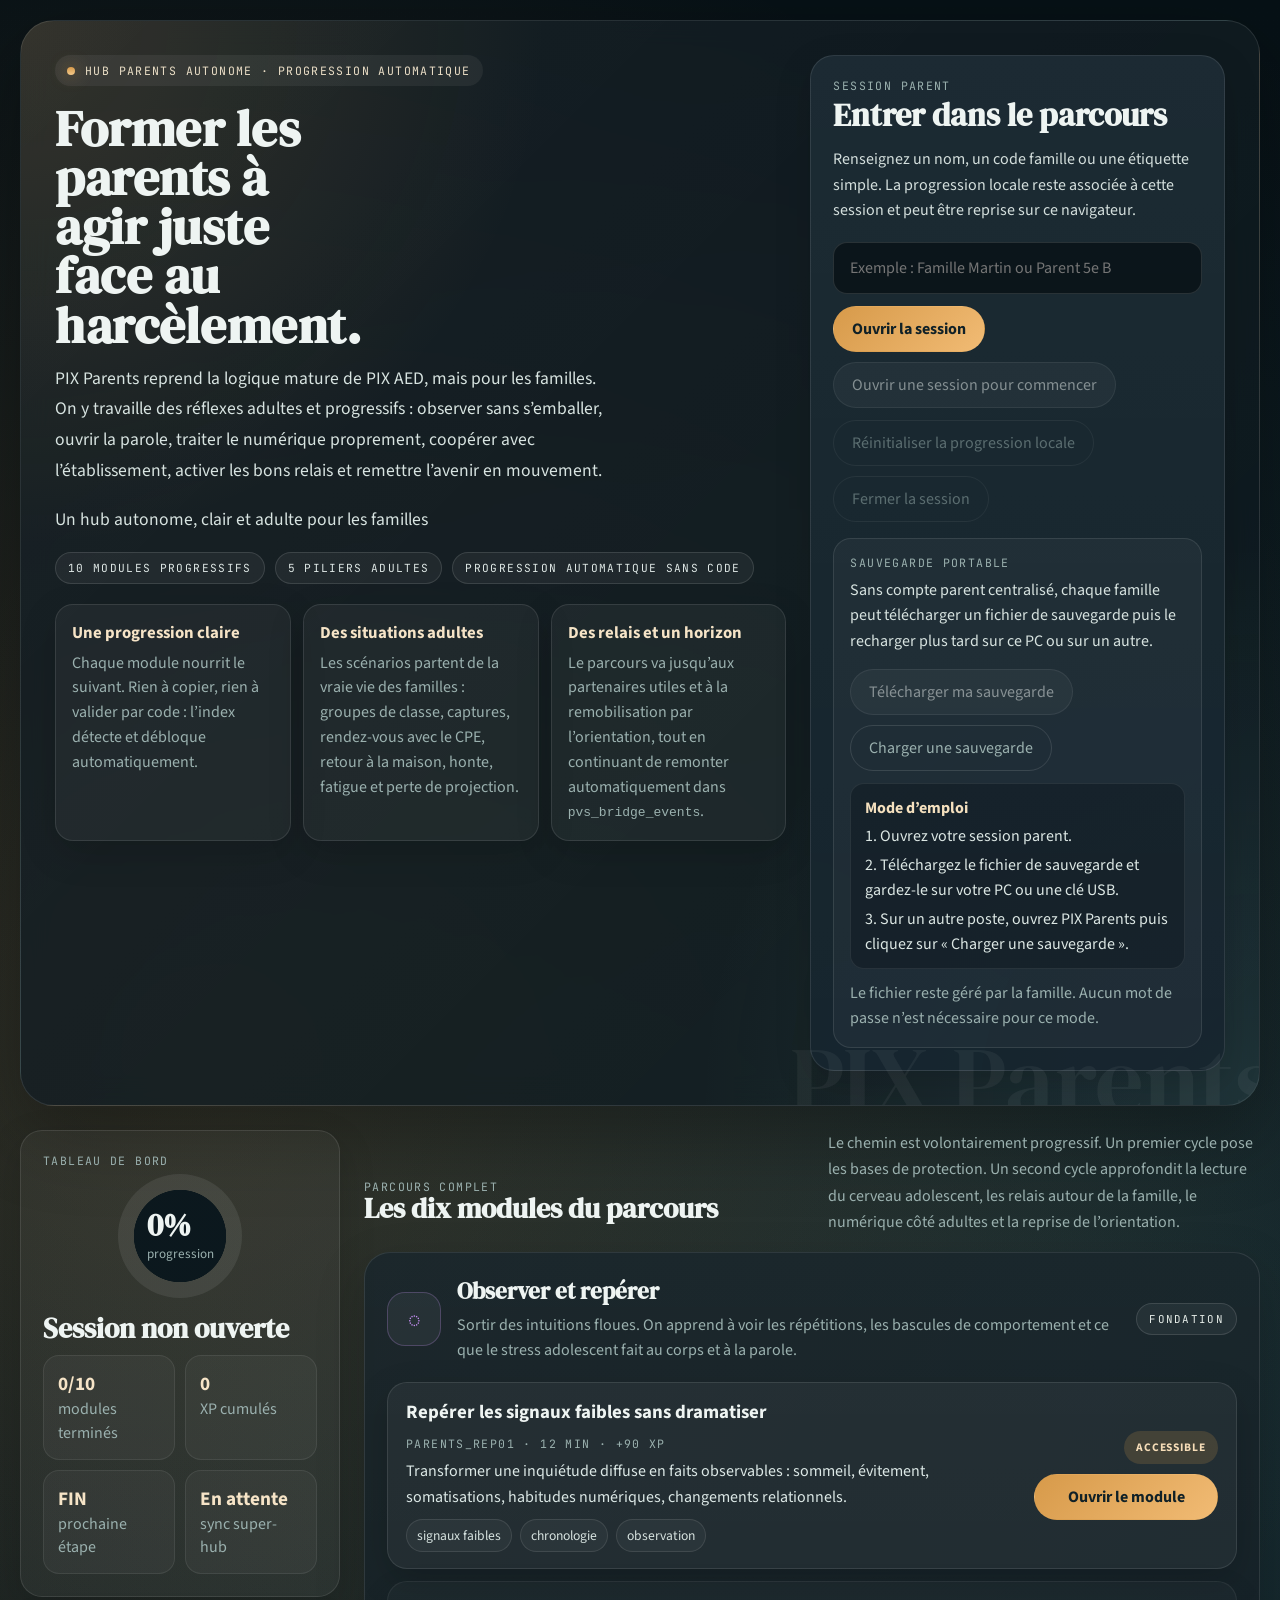
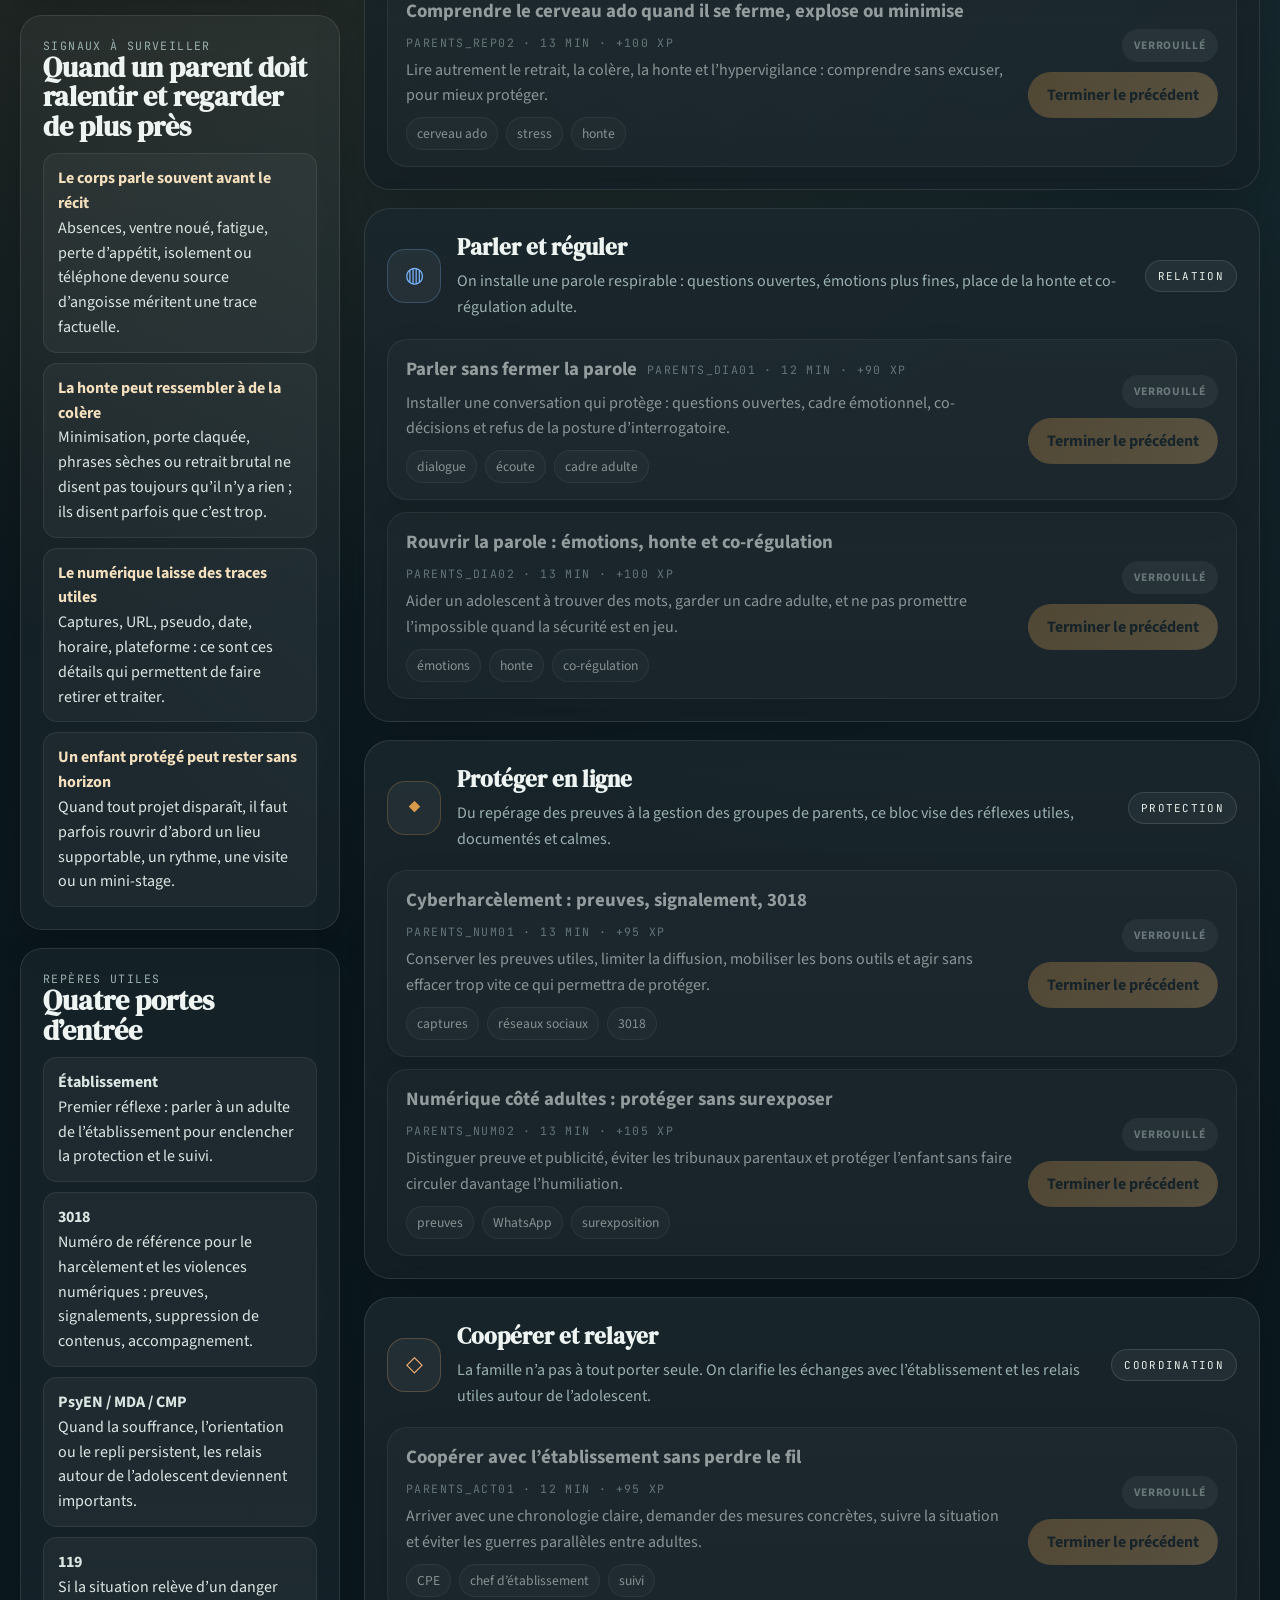
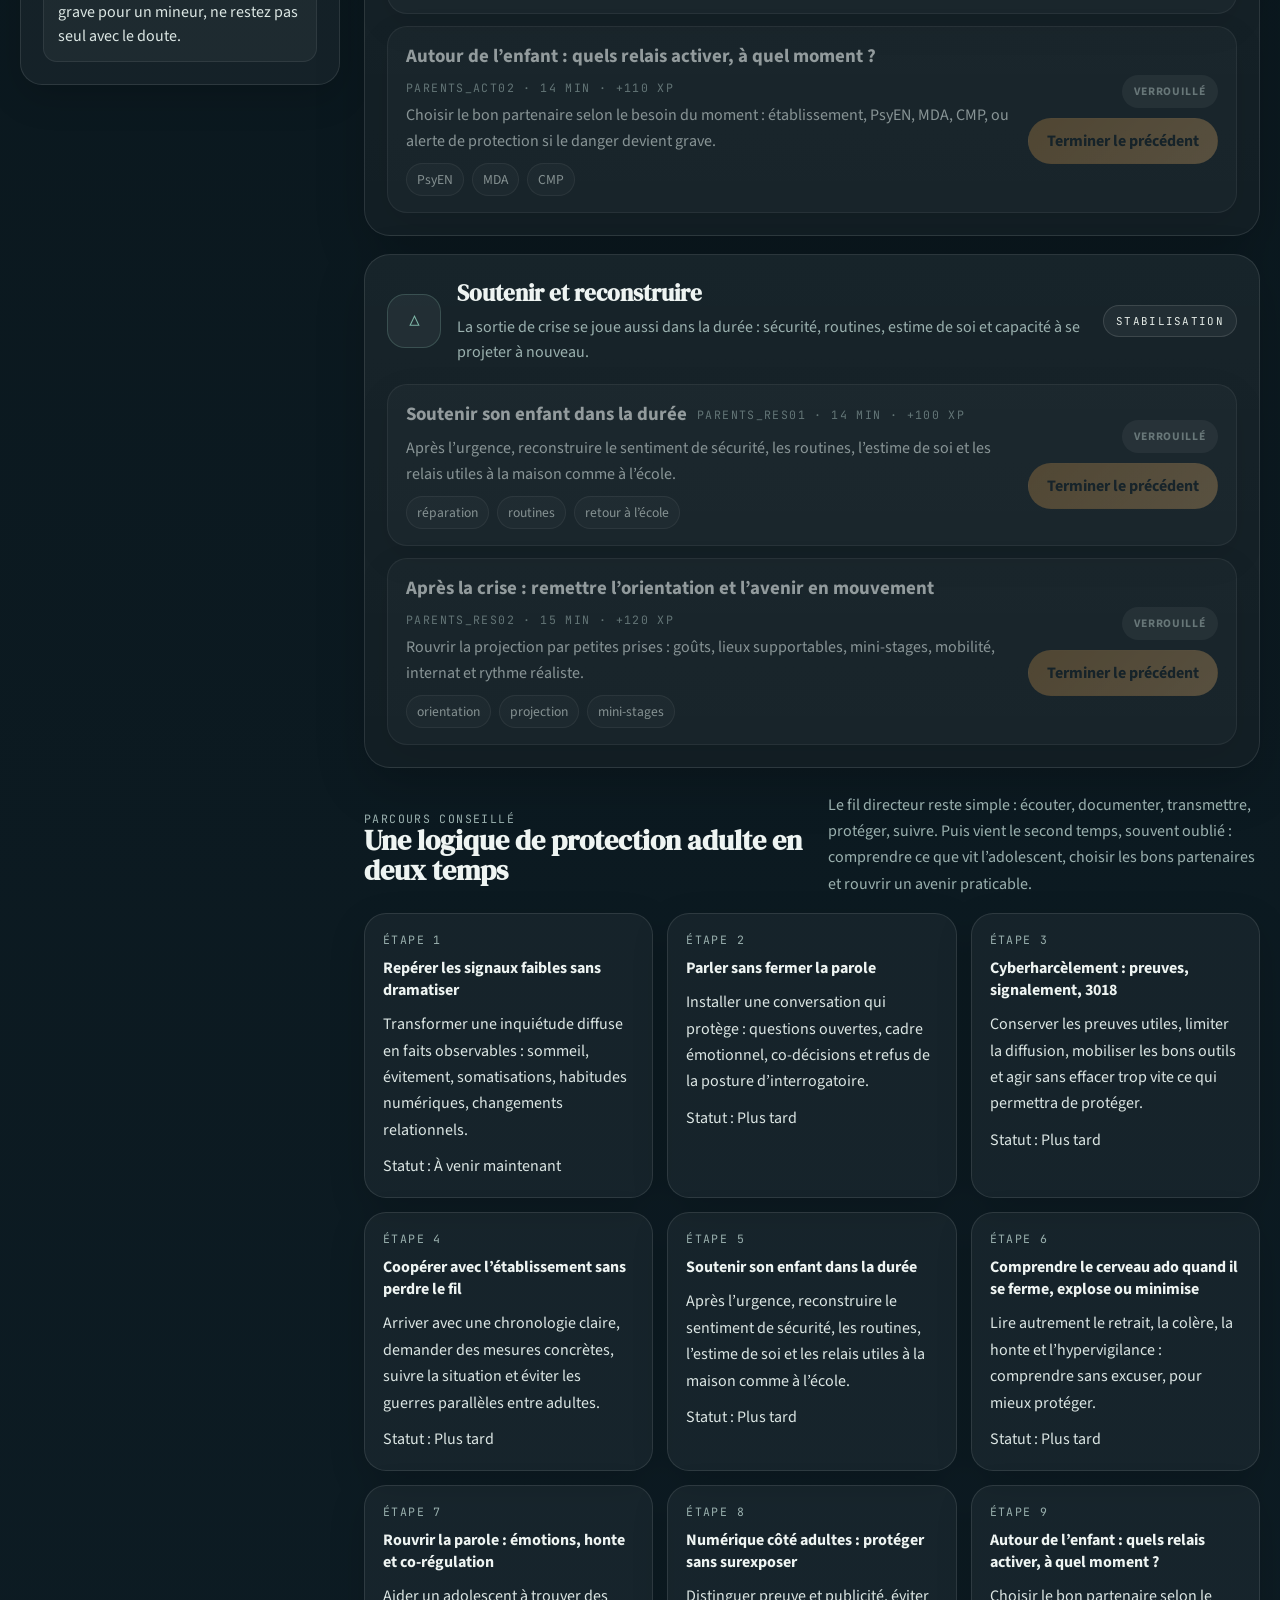
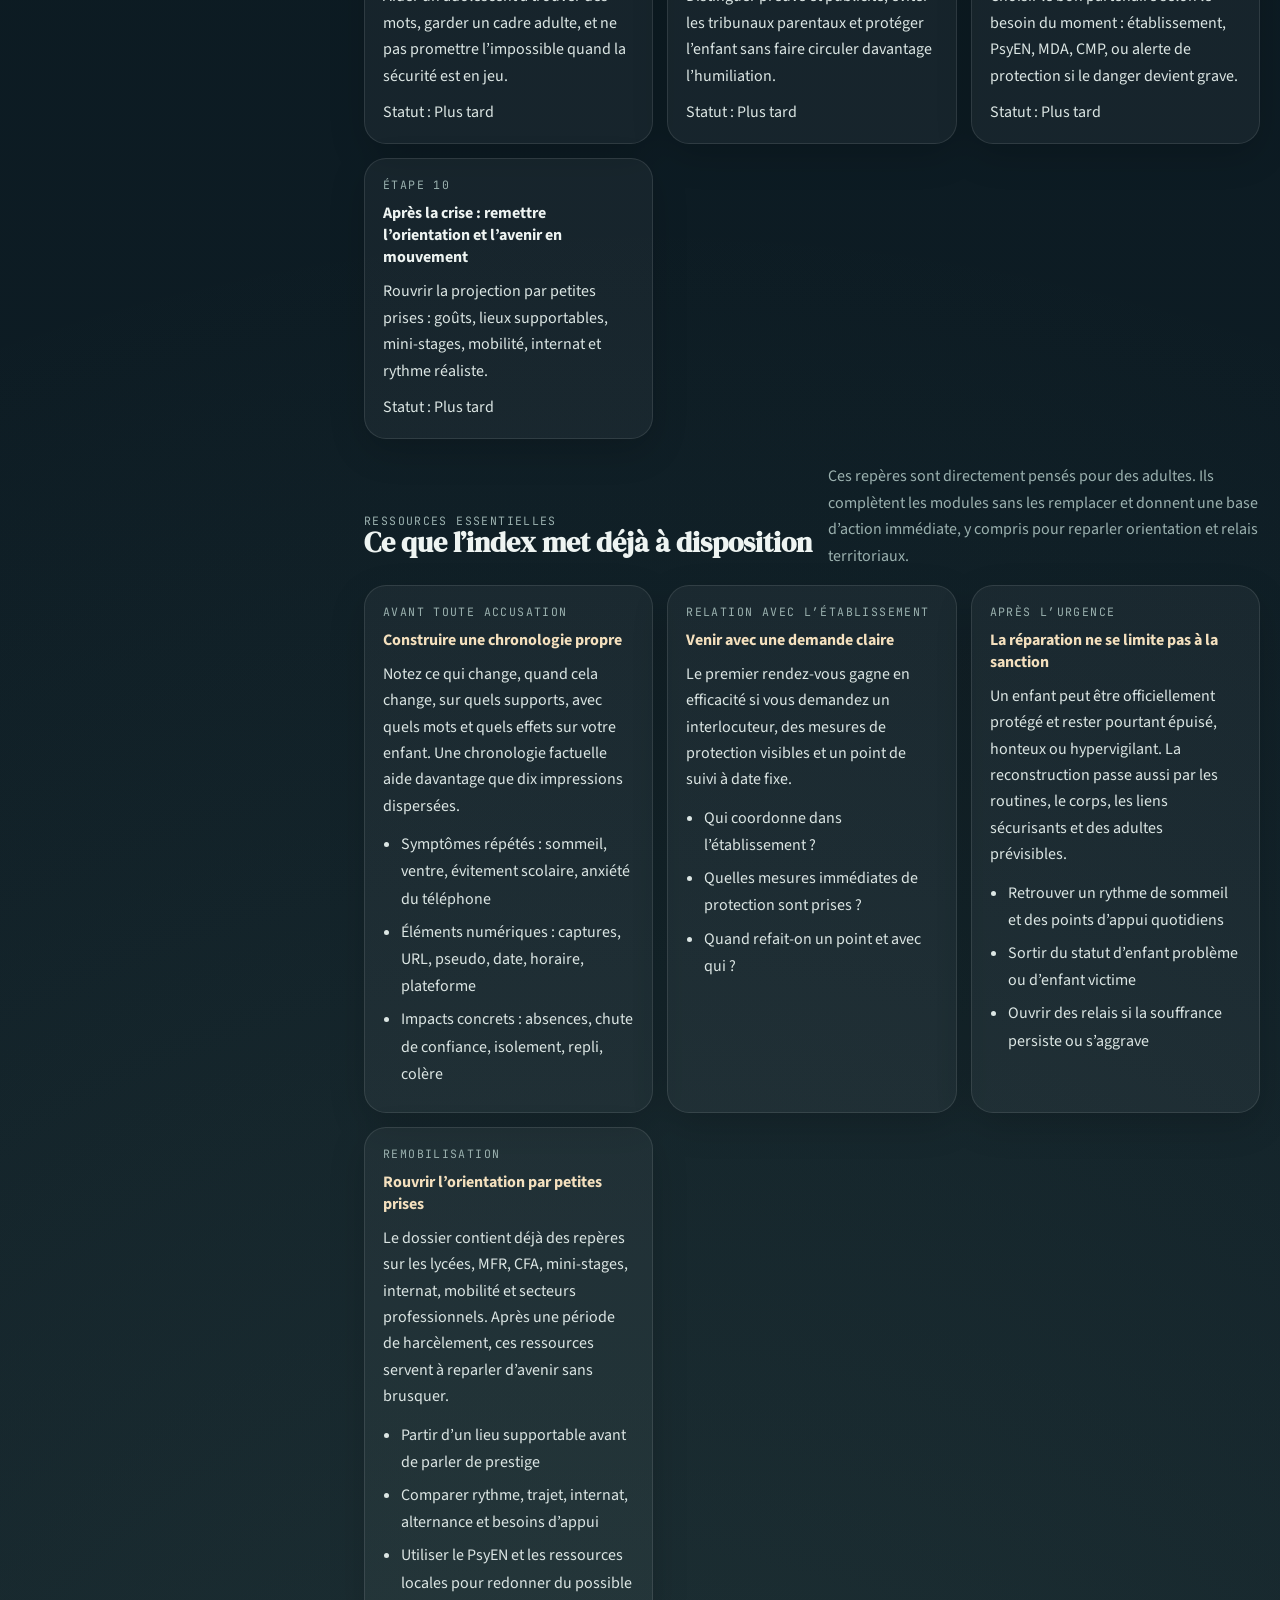
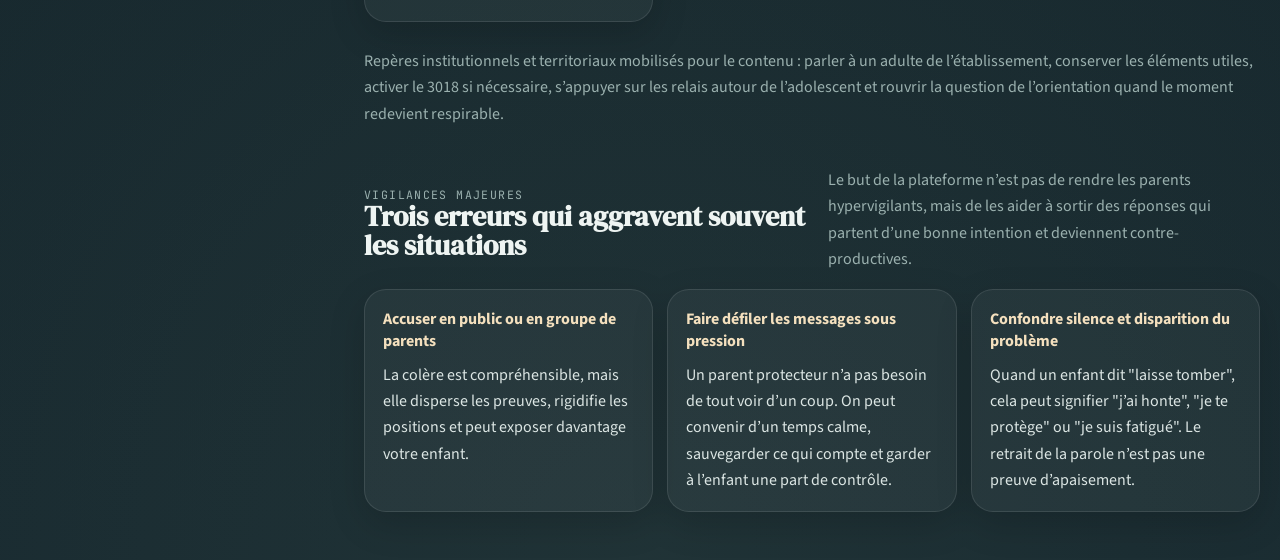
<file: index.html>
<!DOCTYPE html>
<html lang="fr">
<head>
  <meta charset="UTF-8">
  <meta name="viewport" content="width=device-width, initial-scale=1">
  <title>PIX Parents | Parcours parents contre le harcèlement</title>
  <link rel="stylesheet" href="hub.css">
</head>
<body>
  <div class="hub-shell">
    <section class="hero fade-up">
      <div>
        <div class="eyebrow">Hub parents autonome · progression automatique</div>
        <h1>Former les parents à agir juste face au harcèlement.</h1>
        <p class="hero-lead">PIX Parents reprend la logique mature de PIX AED, mais pour les familles. On y travaille des réflexes adultes et progressifs : observer sans s’emballer, ouvrir la parole, traiter le numérique proprement, coopérer avec l’établissement, activer les bons relais et remettre l’avenir en mouvement.</p>
        <p id="hero-greeting" class="hero-lead" style="margin-bottom:0"></p>
        <div id="hero-status" class="hero-status"></div>
        <div class="hero-points">
          <div class="point-card">
            <strong>Une progression claire</strong>
            <span>Chaque module nourrit le suivant. Rien à copier, rien à valider par code : l’index détecte et débloque automatiquement.</span>
          </div>
          <div class="point-card">
            <strong>Des situations adultes</strong>
            <span>Les scénarios partent de la vraie vie des familles : groupes de classe, captures, rendez-vous avec le CPE, retour à la maison, honte, fatigue et perte de projection.</span>
          </div>
          <div class="point-card">
            <strong>Des relais et un horizon</strong>
            <span>Le parcours va jusqu’aux partenaires utiles et à la remobilisation par l’orientation, tout en continuant de remonter automatiquement dans <code>pvs_bridge_events</code>.</span>
          </div>
        </div>
      </div>

      <aside class="session-card">
        <div class="tiny-label">Session parent</div>
        <h2>Entrer dans le parcours</h2>
        <p class="session-text">Renseignez un nom, un code famille ou une étiquette simple. La progression locale reste associée à cette session et peut être reprise sur ce navigateur.</p>
        <form id="session-form" class="session-form">
          <input id="player-input" class="session-input" type="text" placeholder="Exemple : Famille Martin ou Parent 5e B" autocomplete="off">
          <div class="button-row">
            <button class="primary-btn" type="submit">Ouvrir la session</button>
            <button id="resume-btn" class="secondary-btn" type="button">Reprendre le parcours</button>
          </div>
          <div class="button-row">
            <button id="reset-btn" class="ghost-btn" type="button">Réinitialiser la progression locale</button>
            <button id="logout-btn" class="ghost-btn" type="button">Fermer la session</button>
          </div>
        </form>
        <div class="save-box">
          <div class="tiny-label">Sauvegarde portable</div>
          <p class="save-copy">Sans compte parent centralisé, chaque famille peut télécharger un fichier de sauvegarde puis le recharger plus tard sur ce PC ou sur un autre.</p>
          <div class="button-row">
            <button id="download-save-btn" class="secondary-btn" type="button">Télécharger ma sauvegarde</button>
            <button id="upload-save-btn" class="ghost-btn" type="button">Charger une sauvegarde</button>
          </div>
          <input id="save-file-input" class="hidden" type="file" accept=".json,application/json">
          <div class="save-steps">
            <strong>Mode d’emploi</strong>
            <span>1. Ouvrez votre session parent.</span>
            <span>2. Téléchargez le fichier de sauvegarde et gardez-le sur votre PC ou une clé USB.</span>
            <span>3. Sur un autre poste, ouvrez PIX Parents puis cliquez sur « Charger une sauvegarde ».</span>
          </div>
          <p id="save-status" class="save-status">Le fichier reste géré par la famille. Aucun mot de passe n’est nécessaire pour ce mode.</p>
        </div>
        <div id="recent-wrap" class="hidden" style="margin-top:16px">
          <div class="tiny-label">Sessions récentes</div>
          <div id="recent-list" class="recent-list"></div>
        </div>
      </aside>
    </section>

    <div class="layout">
      <aside class="sidebar">
        <section class="surface-card fade-up">
          <div class="tiny-label">Tableau de bord</div>
          <div id="progress-ring" class="progress-ring"></div>
          <h3 id="sidebar-title">Session non ouverte</h3>
          <div id="metric-grid" class="metric-grid"></div>
        </section>

        <section class="surface-card fade-up">
          <div class="tiny-label">Signaux à surveiller</div>
          <h3>Quand un parent doit ralentir et regarder de plus près</h3>
          <div id="signal-list" class="signal-list"></div>
        </section>

        <section class="surface-card fade-up">
          <div class="tiny-label">Repères utiles</div>
          <h3>Quatre portes d’entrée</h3>
          <div id="quick-list" class="quick-list"></div>
        </section>
      </aside>

      <main class="main-column">
        <section class="main-section fade-up">
          <div class="section-head">
            <div>
              <div class="tiny-label">Parcours complet</div>
              <h2>Les dix modules du parcours</h2>
            </div>
            <p>Le chemin est volontairement progressif. Un premier cycle pose les bases de protection. Un second cycle approfondit la lecture du cerveau adolescent, les relais autour de la famille, le numérique côté adultes et la reprise de l’orientation.</p>
          </div>
          <div id="pillar-grid" class="pillar-grid"></div>
        </section>

        <section class="main-section fade-up">
          <div class="section-head">
            <div>
              <div class="tiny-label">Parcours conseillé</div>
              <h2>Une logique de protection adulte en deux temps</h2>
            </div>
            <p>Le fil directeur reste simple : écouter, documenter, transmettre, protéger, suivre. Puis vient le second temps, souvent oublié : comprendre ce que vit l’adolescent, choisir les bons partenaires et rouvrir un avenir praticable.</p>
          </div>
          <div id="path-grid" class="path-grid"></div>
        </section>

        <section class="main-section fade-up">
          <div class="section-head">
            <div>
              <div class="tiny-label">Ressources essentielles</div>
              <h2>Ce que l’index met déjà à disposition</h2>
            </div>
            <p>Ces repères sont directement pensés pour des adultes. Ils complètent les modules sans les remplacer et donnent une base d’action immédiate, y compris pour reparler orientation et relais territoriaux.</p>
          </div>
          <div class="resource-grid">
            <article class="resource-card">
              <span class="resource-kicker">Avant toute accusation</span>
              <strong>Construire une chronologie propre</strong>
              <p>Notez ce qui change, quand cela change, sur quels supports, avec quels mots et quels effets sur votre enfant. Une chronologie factuelle aide davantage que dix impressions dispersées.</p>
              <ul>
                <li>Symptômes répétés : sommeil, ventre, évitement scolaire, anxiété du téléphone</li>
                <li>Éléments numériques : captures, URL, pseudo, date, horaire, plateforme</li>
                <li>Impacts concrets : absences, chute de confiance, isolement, repli, colère</li>
              </ul>
            </article>

            <article class="resource-card">
              <span class="resource-kicker">Relation avec l’établissement</span>
              <strong>Venir avec une demande claire</strong>
              <p>Le premier rendez-vous gagne en efficacité si vous demandez un interlocuteur, des mesures de protection visibles et un point de suivi à date fixe.</p>
              <ul>
                <li>Qui coordonne dans l’établissement ?</li>
                <li>Quelles mesures immédiates de protection sont prises ?</li>
                <li>Quand refait-on un point et avec qui ?</li>
              </ul>
            </article>

            <article class="resource-card">
              <span class="resource-kicker">Après l’urgence</span>
              <strong>La réparation ne se limite pas à la sanction</strong>
              <p>Un enfant peut être officiellement protégé et rester pourtant épuisé, honteux ou hypervigilant. La reconstruction passe aussi par les routines, le corps, les liens sécurisants et des adultes prévisibles.</p>
              <ul>
                <li>Retrouver un rythme de sommeil et des points d’appui quotidiens</li>
                <li>Sortir du statut d’enfant problème ou d’enfant victime</li>
                <li>Ouvrir des relais si la souffrance persiste ou s’aggrave</li>
              </ul>
            </article>

            <article class="resource-card">
              <span class="resource-kicker">Remobilisation</span>
              <strong>Rouvrir l’orientation par petites prises</strong>
              <p>Le dossier contient déjà des repères sur les lycées, MFR, CFA, mini-stages, internat, mobilité et secteurs professionnels. Après une période de harcèlement, ces ressources servent à reparler d’avenir sans brusquer.</p>
              <ul>
                <li>Partir d’un lieu supportable avant de parler de prestige</li>
                <li>Comparer rythme, trajet, internat, alternance et besoins d’appui</li>
                <li>Utiliser le PsyEN et les ressources locales pour redonner du possible</li>
              </ul>
            </article>
          </div>
          <p class="footer-note">Repères institutionnels et territoriaux mobilisés pour le contenu : parler à un adulte de l’établissement, conserver les éléments utiles, activer le 3018 si nécessaire, s’appuyer sur les relais autour de l’adolescent et rouvrir la question de l’orientation quand le moment redevient respirable.</p>
        </section>

        <section class="main-section fade-up">
          <div class="section-head">
            <div>
              <div class="tiny-label">Vigilances majeures</div>
              <h2>Trois erreurs qui aggravent souvent les situations</h2>
            </div>
            <p>Le but de la plateforme n’est pas de rendre les parents hypervigilants, mais de les aider à sortir des réponses qui partent d’une bonne intention et deviennent contre-productives.</p>
          </div>
          <div class="alert-grid">
            <article class="alert-card">
              <strong>Accuser en public ou en groupe de parents</strong>
              <p>La colère est compréhensible, mais elle disperse les preuves, rigidifie les positions et peut exposer davantage votre enfant.</p>
            </article>
            <article class="alert-card">
              <strong>Faire défiler les messages sous pression</strong>
              <p>Un parent protecteur n’a pas besoin de tout voir d’un coup. On peut convenir d’un temps calme, sauvegarder ce qui compte et garder à l’enfant une part de contrôle.</p>
            </article>
            <article class="alert-card">
              <strong>Confondre silence et disparition du problème</strong>
              <p>Quand un enfant dit "laisse tomber", cela peut signifier "j’ai honte", "je te protège" ou "je suis fatigué". Le retrait de la parole n’est pas une preuve d’apaisement.</p>
            </article>
          </div>
        </section>
      </main>
    </div>
  </div>

  <script src="hub.js"></script>
</body>
</html>
</file>
<file: hub.css>
@import url('https://fonts.googleapis.com/css2?family=DM+Serif+Display&family=JetBrains+Mono:wght@400;600&family=Source+Sans+3:wght@400;500;600;700&display=swap');

:root{
  --bg:#08141a;
  --bg-soft:#10222b;
  --panel:#11222a;
  --panel-2:#162d36;
  --panel-3:#1d3944;
  --line:rgba(255,255,255,.10);
  --text:#eef4f2;
  --muted:#9bb1af;
  --accent:#d79a4a;
  --accent-strong:#bb6a2d;
  --sea:#6fb2b5;
  --sage:#9dc4a1;
  --danger:#df7b6d;
  --shadow:0 28px 80px rgba(0,0,0,.32);
  --radius-lg:28px;
  --radius-md:18px;
  --radius-sm:12px;
}

*{box-sizing:border-box}
html{scroll-behavior:smooth}

body{
  margin:0;
  min-height:100vh;
  font-family:'Source Sans 3',sans-serif;
  color:var(--text);
  background:
    radial-gradient(circle at 15% 15%, rgba(215,154,74,.18), transparent 20%),
    radial-gradient(circle at 85% 20%, rgba(111,178,181,.15), transparent 24%),
    radial-gradient(circle at 50% 100%, rgba(157,196,161,.12), transparent 28%),
    linear-gradient(180deg, #071116 0%, #0a171d 35%, #0f1f28 100%);
}

body::before{
  content:'';
  position:fixed;
  inset:0;
  pointer-events:none;
  background:
    linear-gradient(rgba(255,255,255,.025) 1px, transparent 1px),
    linear-gradient(90deg, rgba(255,255,255,.025) 1px, transparent 1px);
  background-size:32px 32px;
  mask-image:radial-gradient(circle at center, rgba(0,0,0,.95), transparent 92%);
  opacity:.38;
}

a{color:inherit}
button,input{font:inherit}

.hub-shell{
  position:relative;
  z-index:1;
  width:min(1240px, calc(100% - 32px));
  margin:20px auto 48px;
}

.hero{
  position:relative;
  overflow:hidden;
  display:grid;
  grid-template-columns:minmax(0, 1.5fr) minmax(320px, .85fr);
  gap:24px;
  padding:34px;
  border:1px solid var(--line);
  border-radius:34px;
  background:
    linear-gradient(135deg, rgba(255,255,255,.05), rgba(255,255,255,.015)),
    radial-gradient(circle at top left, rgba(215,154,74,.16), transparent 32%),
    radial-gradient(circle at bottom right, rgba(111,178,181,.16), transparent 34%),
    rgba(8,20,26,.78);
  box-shadow:var(--shadow);
  backdrop-filter:blur(14px);
}

.hero::after{
  content:'PIX Parents';
  position:absolute;
  right:-18px;
  bottom:-24px;
  font-family:'DM Serif Display',serif;
  font-size:6rem;
  line-height:1;
  color:rgba(255,255,255,.05);
  pointer-events:none;
}

.eyebrow,
.tiny-label,
.module-meta,
.resource-kicker,
.status-chip,
.pill-tag{
  font-family:'JetBrains Mono',monospace;
  text-transform:uppercase;
  letter-spacing:.12em;
}

.eyebrow{
  display:inline-flex;
  align-items:center;
  gap:10px;
  padding:8px 12px;
  border-radius:999px;
  background:rgba(255,255,255,.06);
  color:#ebdfc7;
  font-size:.72rem;
}

.eyebrow::before{
  content:'';
  width:8px;
  height:8px;
  border-radius:50%;
  background:linear-gradient(180deg, var(--accent), #f3c989);
  box-shadow:0 0 16px rgba(215,154,74,.7);
}

.hero h1{
  margin:18px 0 14px;
  max-width:12ch;
  font-family:'DM Serif Display',serif;
  font-size:clamp(2.5rem, 4vw, 4.4rem);
  line-height:.96;
  letter-spacing:.01em;
}

.hero-lead{
  max-width:62ch;
  margin:0 0 18px;
  font-size:1.1rem;
  line-height:1.75;
  color:#d8e4e1;
}

.hero-points{
  display:grid;
  grid-template-columns:repeat(3, minmax(0, 1fr));
  gap:12px;
  margin-top:20px;
}

.point-card,
.surface-card,
.module-row,
.resource-card,
.alert-card,
.path-card,
.session-card{
  border:1px solid var(--line);
  background:rgba(255,255,255,.045);
  box-shadow:0 12px 36px rgba(0,0,0,.16);
}

.point-card{
  padding:16px;
  border-radius:18px;
}

.point-card strong{
  display:block;
  margin-bottom:6px;
  color:#f6e4c7;
  font-size:1.05rem;
}

.point-card span{
  color:var(--muted);
  line-height:1.55;
}

.session-card{
  position:relative;
  padding:22px;
  border-radius:24px;
  background:
    linear-gradient(180deg, rgba(255,255,255,.06), rgba(255,255,255,.03)),
    rgba(15,31,40,.9);
}

.session-card h2{
  margin:0 0 10px;
  font-family:'DM Serif Display',serif;
  font-size:2rem;
}

.session-text{
  margin:0 0 18px;
  color:#d4dfdd;
  line-height:1.6;
}

.tiny-label{
  font-size:.72rem;
  color:var(--muted);
}

.session-form{
  display:grid;
  gap:12px;
}

.save-box{
  margin-top:16px;
  padding:16px;
  border-radius:18px;
  border:1px solid rgba(255,255,255,.10);
  background:rgba(255,255,255,.035);
}

.save-copy{
  margin:8px 0 14px;
  color:#d7e3e0;
  line-height:1.6;
}

.save-steps{
  display:grid;
  gap:4px;
  margin-top:12px;
  padding:12px 14px;
  border-radius:14px;
  border:1px solid rgba(255,255,255,.08);
  background:rgba(6,15,19,.32);
  color:#dce7e4;
  line-height:1.55;
}

.save-steps strong{
  color:#f4e0be;
}

.save-status{
  margin:12px 0 0;
  min-height:24px;
  color:var(--muted);
  line-height:1.55;
}

.save-status.ok{
  color:#c7efd7;
}

.save-status.warn{
  color:#f0d59b;
}

.save-status.bad{
  color:#f1a69c;
}

.session-input{
  width:100%;
  padding:14px 16px;
  border:1px solid rgba(255,255,255,.12);
  border-radius:14px;
  background:rgba(6,15,19,.72);
  color:var(--text);
  outline:none;
  transition:border-color .2s ease, transform .2s ease;
}

.session-input:focus{
  border-color:rgba(215,154,74,.62);
  transform:translateY(-1px);
}

.button-row{
  display:flex;
  flex-wrap:wrap;
  gap:10px;
}

.primary-btn,
.secondary-btn,
.ghost-btn{
  display:inline-flex;
  align-items:center;
  justify-content:center;
  gap:8px;
  min-height:46px;
  padding:0 18px;
  border-radius:999px;
  border:1px solid transparent;
  cursor:pointer;
  transition:transform .22s ease, border-color .22s ease, background .22s ease, opacity .22s ease;
  text-decoration:none;
}

.primary-btn{
  background:linear-gradient(135deg, var(--accent), #f1bb74);
  color:#112127;
  font-weight:700;
}

.secondary-btn{
  background:rgba(255,255,255,.08);
  border-color:rgba(255,255,255,.14);
  color:var(--text);
}

.ghost-btn{
  background:transparent;
  border-color:rgba(255,255,255,.12);
  color:var(--muted);
}

.primary-btn:hover,
.secondary-btn:hover,
.ghost-btn:hover{
  transform:translateY(-2px);
}

.ghost-btn[disabled],
.secondary-btn[disabled],
.primary-btn[disabled]{
  opacity:.5;
  cursor:not-allowed;
  transform:none;
}

.recent-list{
  display:flex;
  flex-wrap:wrap;
  gap:8px;
  margin-top:12px;
}

.recent-chip{
  padding:8px 12px;
  border-radius:999px;
  border:1px solid rgba(255,255,255,.12);
  background:rgba(255,255,255,.04);
  color:#dfe9e7;
  cursor:pointer;
  transition:background .2s ease, border-color .2s ease;
}

.recent-chip:hover{
  background:rgba(255,255,255,.09);
  border-color:rgba(215,154,74,.45);
}

.hero-status{
  display:flex;
  flex-wrap:wrap;
  gap:10px;
  margin-top:16px;
}

.status-chip{
  padding:8px 12px;
  border-radius:999px;
  font-size:.7rem;
  color:#dfe8e6;
  border:1px solid rgba(255,255,255,.12);
  background:rgba(255,255,255,.05);
}

.layout{
  display:grid;
  grid-template-columns:320px minmax(0, 1fr);
  gap:24px;
  margin-top:24px;
  align-items:start;
}

.sidebar{
  position:sticky;
  top:20px;
  display:grid;
  gap:18px;
}

.surface-card{
  padding:22px;
  border-radius:22px;
}

.progress-ring{
  --deg:0deg;
  width:124px;
  height:124px;
  margin:6px auto 16px;
  border-radius:50%;
  display:grid;
  place-items:center;
  background:
    radial-gradient(circle closest-side, rgba(10,23,29,.96) 74%, transparent 75% 100%),
    conic-gradient(var(--accent) var(--deg), rgba(255,255,255,.08) 0deg);
}

.progress-ring strong{
  display:block;
  font-family:'DM Serif Display',serif;
  font-size:2rem;
  line-height:1;
}

.progress-ring span{
  display:block;
  margin-top:4px;
  text-align:center;
  color:var(--muted);
  font-size:.82rem;
}

.sidebar h3,
.main-section h2{
  margin:0 0 12px;
  font-family:'DM Serif Display',serif;
  font-size:1.75rem;
  line-height:1.05;
}

.metric-grid{
  display:grid;
  grid-template-columns:repeat(2, minmax(0, 1fr));
  gap:10px;
}

.metric{
  padding:14px;
  border-radius:16px;
  background:rgba(255,255,255,.04);
  border:1px solid rgba(255,255,255,.08);
}

.metric strong{
  display:block;
  font-size:1.2rem;
  color:#f6e4c7;
}

.metric span{
  color:var(--muted);
  line-height:1.45;
}

.signal-list,
.path-list,
.resource-list,
.quick-list{
  display:grid;
  gap:10px;
}

.signal-item,
.path-step,
.quick-item{
  padding:12px 14px;
  border-radius:14px;
  background:rgba(255,255,255,.04);
  border:1px solid rgba(255,255,255,.08);
  line-height:1.55;
  color:#dce7e4;
}

.signal-item strong,
.path-step strong,
.resource-card strong,
.alert-card strong{
  color:#f4e0be;
}

.main-column{
  display:grid;
  gap:24px;
}

.main-section{
  display:grid;
  gap:16px;
}

.section-head{
  display:flex;
  justify-content:space-between;
  align-items:end;
  gap:16px;
}

.section-head p{
  margin:0;
  max-width:54ch;
  color:var(--muted);
  line-height:1.65;
}

.pillar-grid{
  display:grid;
  gap:18px;
}

.pillar-card{
  padding:22px;
  border-radius:26px;
  border:1px solid var(--line);
  background:
    linear-gradient(180deg, rgba(255,255,255,.05), rgba(255,255,255,.03)),
    rgba(12,25,31,.85);
  box-shadow:0 18px 50px rgba(0,0,0,.18);
}

.pillar-head{
  display:grid;
  grid-template-columns:auto 1fr auto;
  gap:16px;
  align-items:center;
  margin-bottom:18px;
}

.pillar-icon{
  width:54px;
  height:54px;
  border-radius:18px;
  display:grid;
  place-items:center;
  font-size:1.35rem;
  border:1px solid rgba(255,255,255,.12);
  background:rgba(255,255,255,.05);
}

.pillar-title{
  margin:0;
  font-size:1.45rem;
  font-family:'DM Serif Display',serif;
}

.pillar-copy{
  margin:6px 0 0;
  color:var(--muted);
  line-height:1.6;
}

.pill-tag{
  padding:8px 12px;
  border-radius:999px;
  font-size:.68rem;
  color:#e7eee9;
  border:1px solid rgba(255,255,255,.12);
  background:rgba(255,255,255,.05);
}

.module-list{
  display:grid;
  gap:12px;
}

.module-row{
  display:grid;
  grid-template-columns:1fr auto;
  gap:14px;
  align-items:center;
  padding:16px 18px;
  border-radius:20px;
}

.module-row.locked{
  opacity:.58;
}

.module-main{
  display:grid;
  gap:8px;
}

.module-top{
  display:flex;
  flex-wrap:wrap;
  gap:10px;
  align-items:center;
}

.module-title{
  margin:0;
  font-size:1.18rem;
  font-weight:700;
}

.module-meta{
  font-size:.72rem;
  color:var(--muted);
}

.module-summary{
  margin:0;
  color:#dce8e6;
  line-height:1.62;
}

.tag-list{
  display:flex;
  flex-wrap:wrap;
  gap:8px;
}

.tag{
  padding:6px 10px;
  border-radius:999px;
  border:1px solid rgba(255,255,255,.1);
  background:rgba(255,255,255,.04);
  color:#d6e2df;
  font-size:.85rem;
}

.module-actions{
  display:grid;
  gap:10px;
  justify-items:end;
}

.module-status{
  padding:8px 12px;
  border-radius:999px;
  font-size:.72rem;
  font-weight:700;
  text-transform:uppercase;
  letter-spacing:.08em;
}

.module-status.done{
  background:rgba(157,196,161,.18);
  color:#dbe8cf;
}

.module-status.next{
  background:rgba(215,154,74,.18);
  color:#f6ddb8;
}

.module-status.locked{
  background:rgba(255,255,255,.09);
  color:#a5b6b4;
}

.module-btn{
  min-width:184px;
}

.resource-grid,
.alert-grid,
.path-grid{
  display:grid;
  gap:14px;
  grid-template-columns:repeat(3, minmax(0, 1fr));
}

.resource-card,
.alert-card,
.path-card{
  padding:18px;
  border-radius:22px;
}

.resource-kicker{
  display:block;
  margin-bottom:10px;
  font-size:.72rem;
  color:var(--muted);
}

.resource-card p,
.alert-card p,
.path-card p{
  margin:10px 0 0;
  color:#dce6e4;
  line-height:1.65;
}

.resource-card ul,
.alert-card ul{
  margin:12px 0 0 18px;
  padding:0;
  color:#dce6e4;
  line-height:1.7;
}

.resource-card li,
.alert-card li{
  margin:0 0 6px;
}

.footer-note{
  margin-top:10px;
  color:var(--muted);
  line-height:1.65;
}

.hidden{display:none!important}

.fade-up{
  animation:fadeUp .55s ease both;
}

@keyframes fadeUp{
  from{opacity:0;transform:translateY(14px)}
  to{opacity:1;transform:translateY(0)}
}

@media (max-width:1080px){
  .hero,
  .layout{
    grid-template-columns:1fr;
  }

  .sidebar{
    position:static;
  }

  .resource-grid,
  .alert-grid,
  .path-grid{
    grid-template-columns:1fr;
  }
}

@media (max-width:760px){
  .hub-shell{
    width:min(100% - 20px, 1240px);
    margin-top:10px;
  }

  .hero{
    padding:22px;
    border-radius:26px;
  }

  .hero-points,
  .metric-grid{
    grid-template-columns:1fr;
  }

  .pillar-head,
  .module-row{
    grid-template-columns:1fr;
  }

  .module-actions{
    justify-items:start;
  }

  .module-btn{
    width:100%;
  }

  .section-head{
    flex-direction:column;
    align-items:flex-start;
  }
}
</file>
